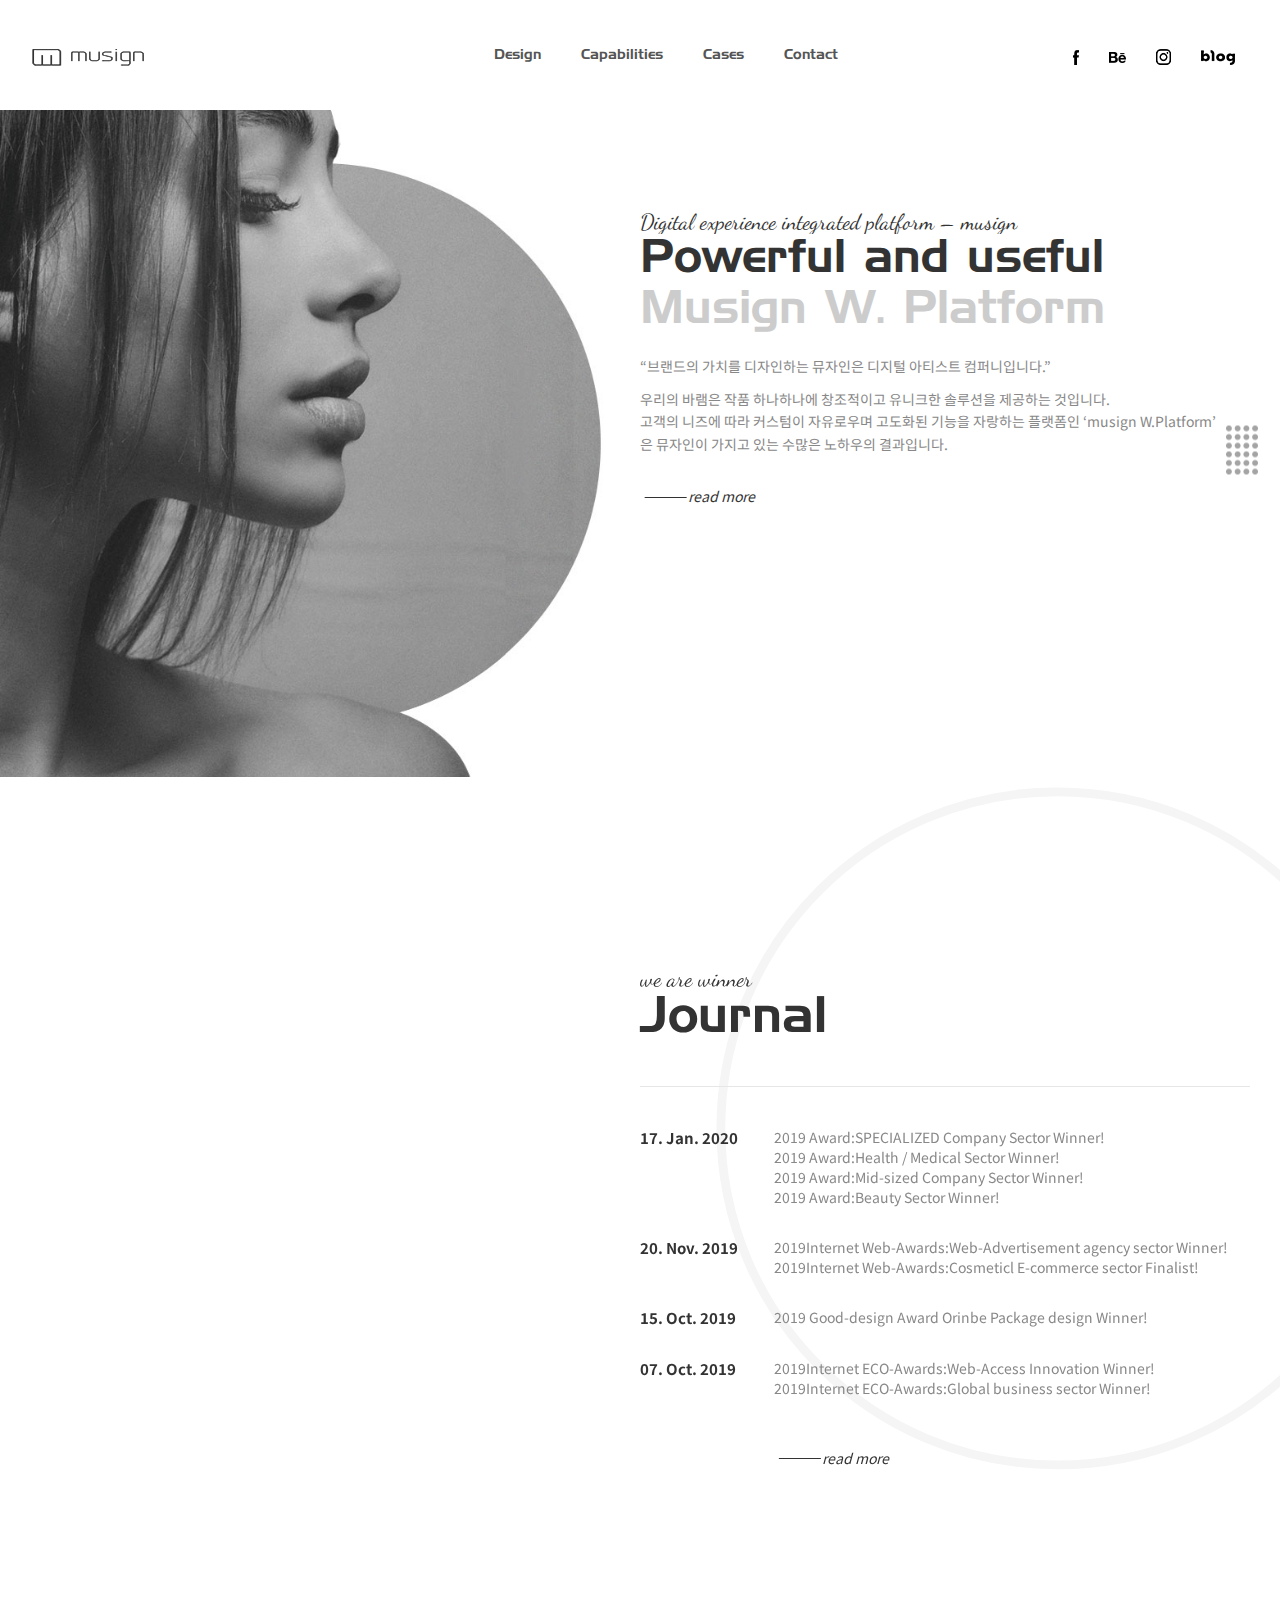
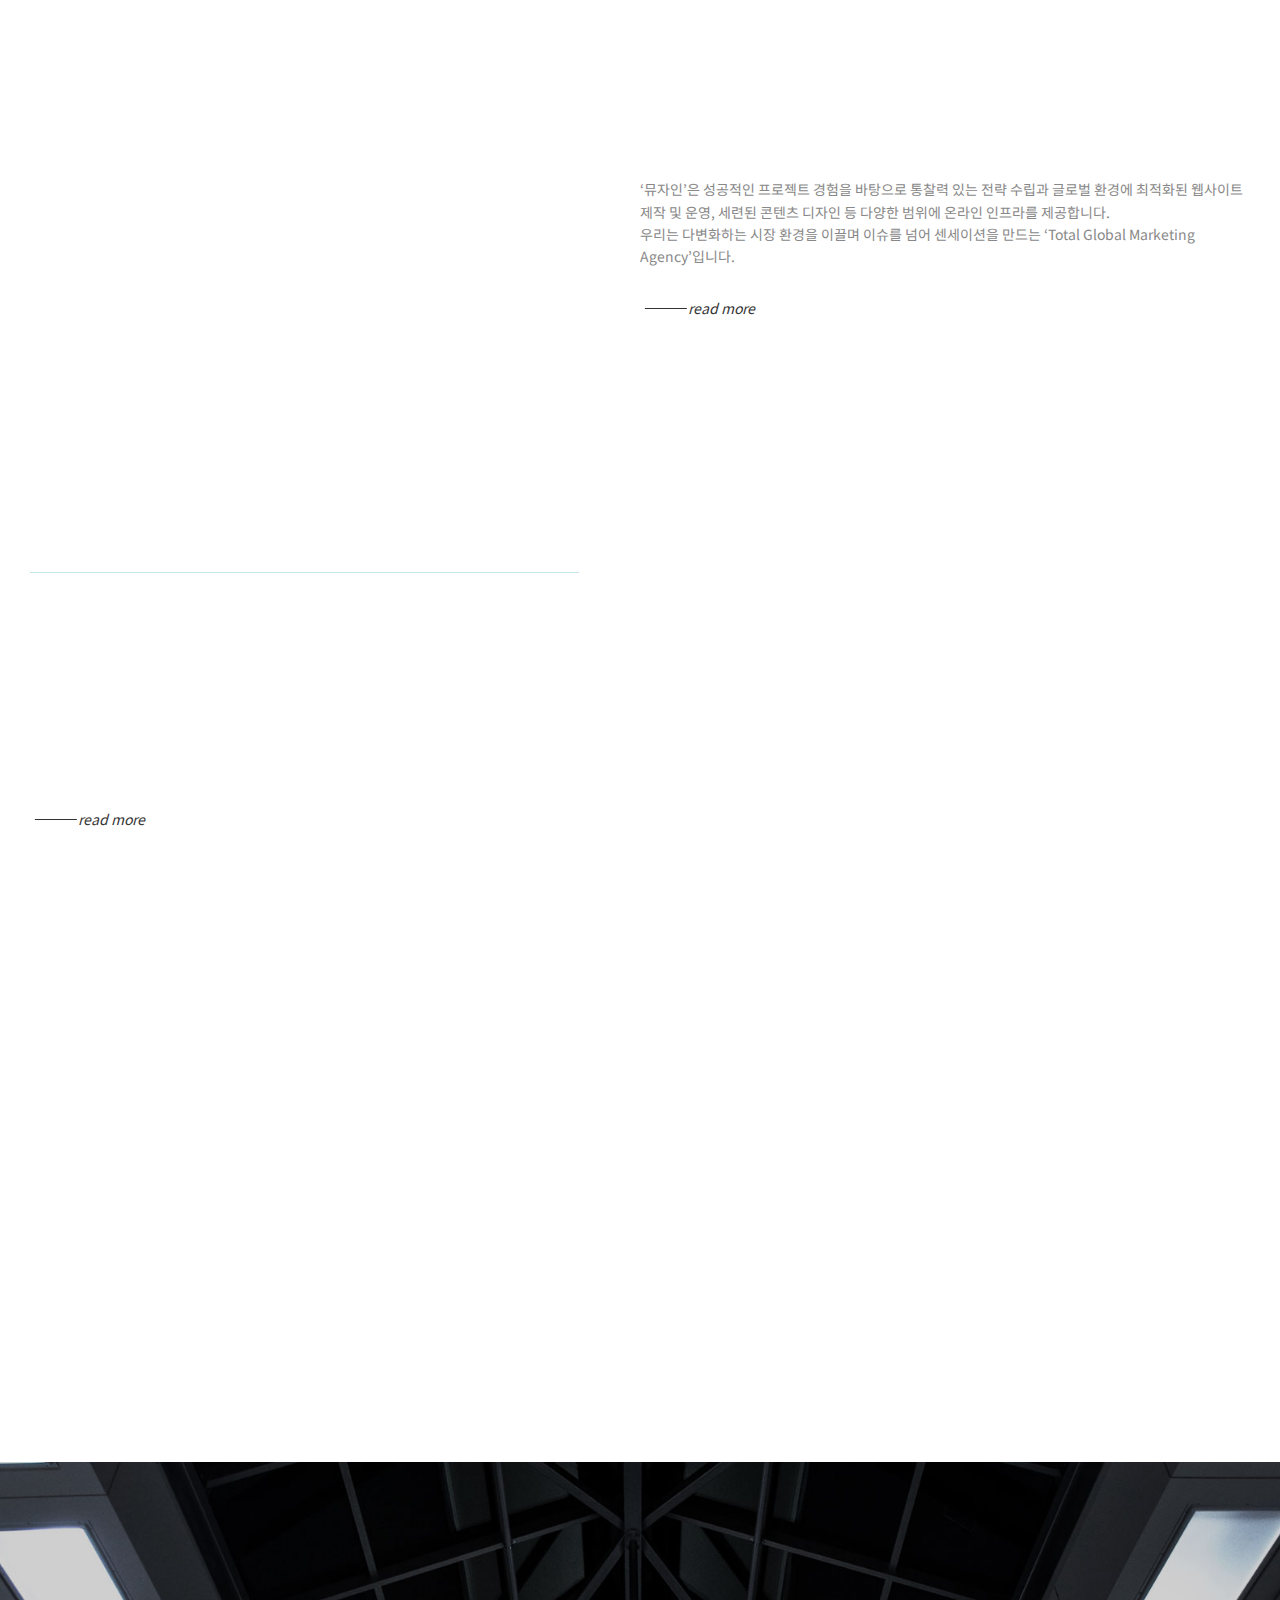
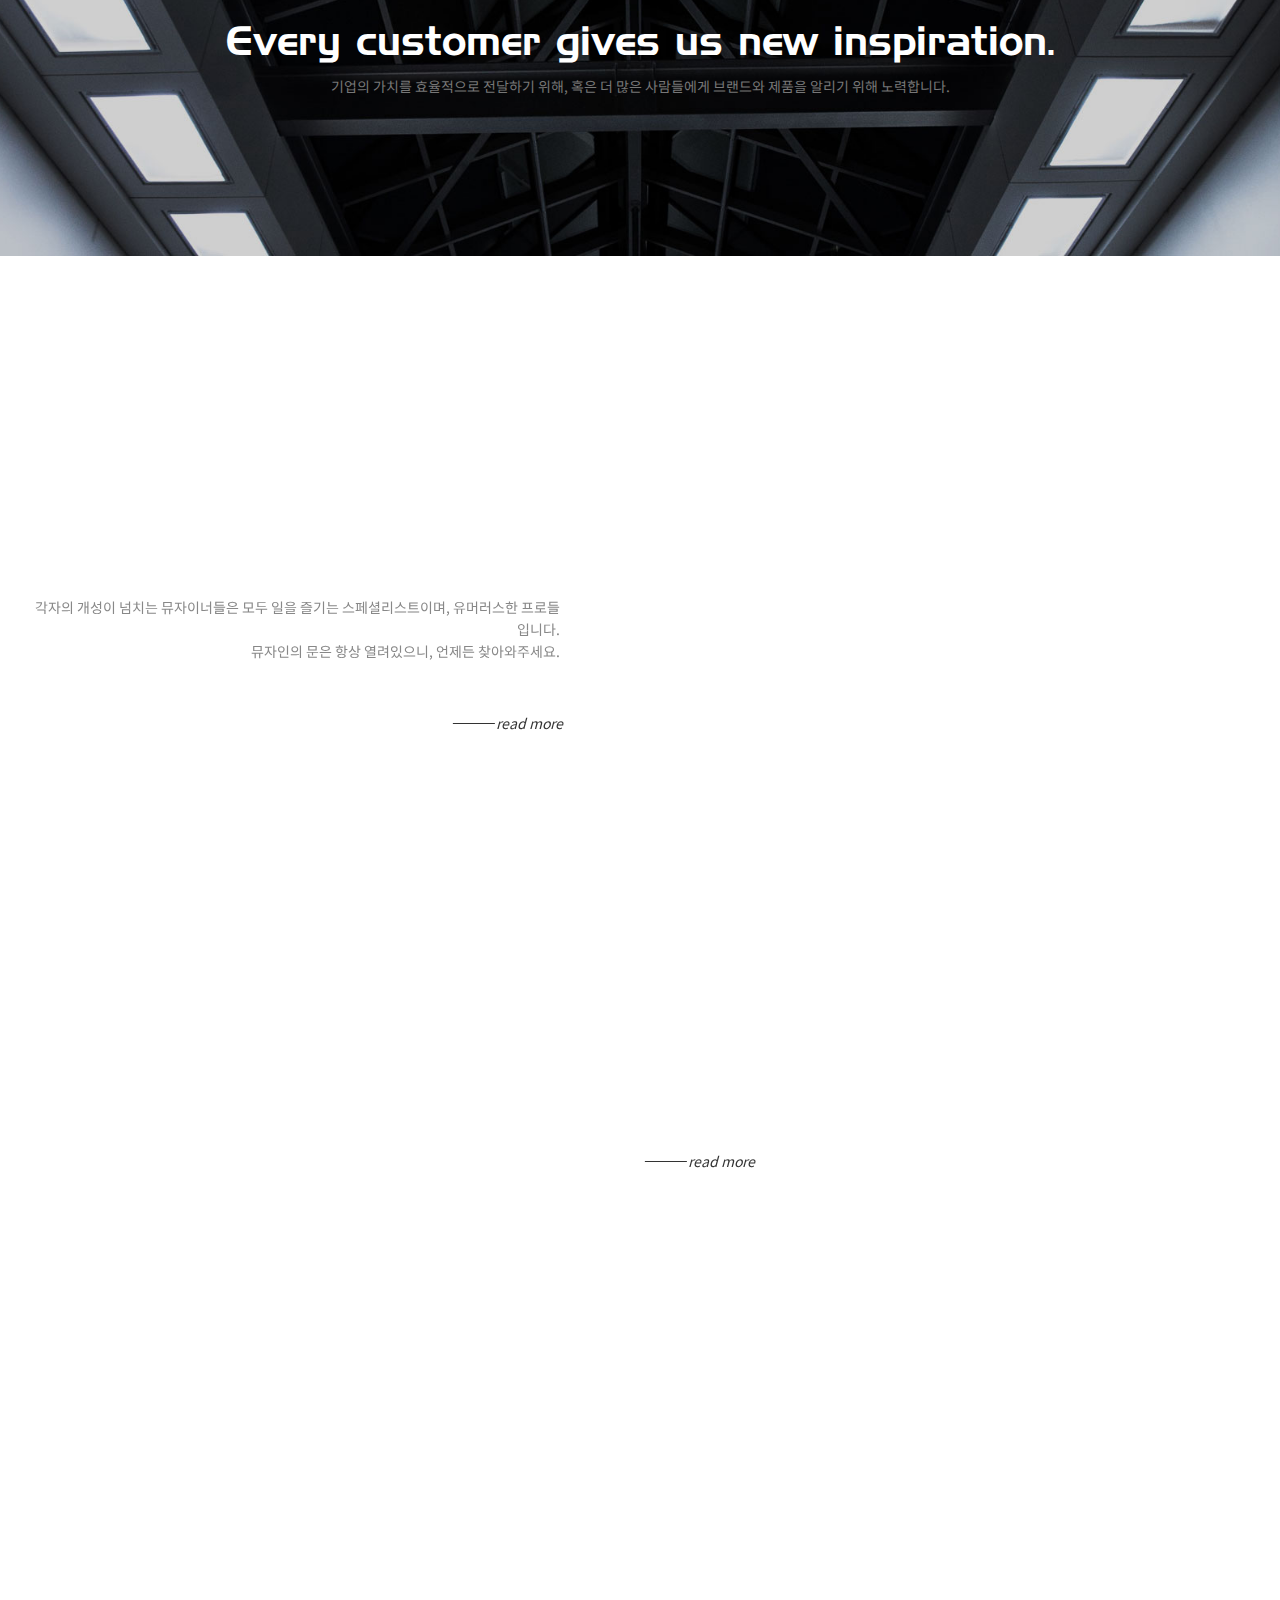
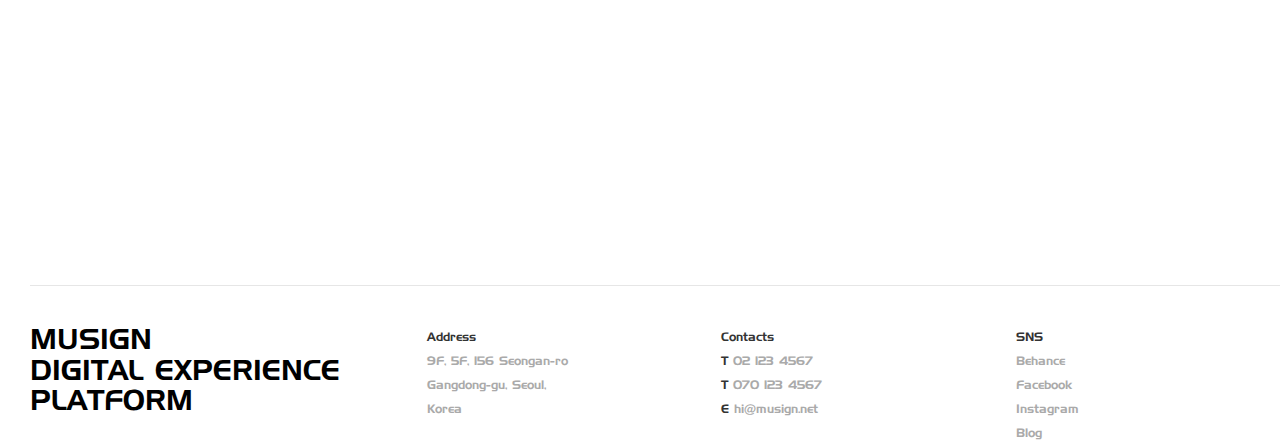
<file: index.html>
<!DOCTYPE html>
<html lang="en">

<head>
  <meta charset="UTF-8">
  <meta http-equiv="X-UA-Compatible" content="IE=edge">
  <meta name="viewport" content="width=device-width, initial-scale=1.0">
  <title>Document</title>
  <link rel="stylesheet" href="css/style.css">
  <link rel="stylesheet" href="css/font/stylesheet.css">
</head>

<body>
  <div class="wrap">

    <div class="menuOpen">
      <button class="open">
        <img src="img/open-icon.png" alt="열기">
      </button>
    </div>
    <!--//menuOpen-->


    <header>
      <div class="innerheader">
        <h1 class="logo">
          <a href="#">
            <img src="img/logo1.png" alt="로고">
          </a>
        </h1>
        <nav class="mainmenu">
          <ul class="gnb en">
            <li><a href="#">Design</a></li>
            <li><a href="#">Capabilities</a></li>
            <li><a href="#">Cases</a></li>
            <li><a href="#">Contact</a></li>
          </ul>
          <ul class="sns">
            <li>
              <a href="#">
                <img src="img/sns-icon01.png" alt="sns">
              </a>
            </li>
            <li>
              <a href="#">
                <img src="img/sns-icon02.png" alt="sns">
              </a>
            </li>
            <li>
              <a href="#">
                <img src="img/sns-icon03.png" alt="sns">
              </a>
            </li>
            <li>
              <a href="#">
                <img src="img/sns-icon04.png" alt="sns">
              </a>
            </li>
          </ul>
        </nav>
      </div>
    </header>
    <section class="visual clearfix">
      <div class="mainImg">
        <p class="img animate" data-animate="motion">
          <img src="img/mainVisual.jpg" alt="mainVisual">
        </p>
      </div>
      <!--//mainImg-->
      <div class="mainTxt">
        <h2 class="tit en animate" data-animate="motion">
          <span class="en_s">
            <b>Digital experience integrated platform – musign</b>
          </span>
          <span>
            <b>Powerful and useful</b>
          </span>
          <span class="gray">
            <b>Musign W. Platform</b>
          </span>
        </h2>
        <div class="txt animate" data-animate="motion">
          <p><b>“브랜드의 가치를 디자인하는 뮤자인은 디지털 아티스트 컴퍼니입니다.”</b></p>
          <p><b>우리의 바램은 작품 하나하나에 창조적이고 유니크한 솔루션을 제공하는 것입니다.<br>
              고객의 니즈에 따라 커스텀이 자유로우며 고도화된 기능을 자랑하는 플랫폼인 ‘musign W.Platform’<br>
              은 뮤자인이 가지고 있는 수많은 노하우의 결과입니다.</b></p>
          <p><b><a href="#" class="moreBtn">read more</a></b></p>
        </div>
      </div>
      <!--//mainTxt-->
    </section>
    <!--//visual-->

    <section class="jurnal">
      <p class="scroll">scroll</p>
      <div class="circleBox animate" data-animate="motion">
        <svg class="svgAni" version="1.1" id="Layer_1" xmlns="http://www.w3.org/2000/svg"
          xmlns:xlink="http://www.w3.org/1999/xlink" x="0px" y="0px" viewBox="0 0 1984.25 1984.25"
          style="enable-background:new 0 0 1984.25 1984.25;" xml:space="preserve">
          <style type="text/css">
            .st0 {
              fill: none;
              stroke: #f5f5f5;
              stroke-width: 25;
              stroke-miterlimit: 10;
            }
          </style>
          <path class="st0"
            d="M990.51,42c526.88,0,954,427.12,954,954s-427.12,954-954,954s-954-427.12-954-954S463.63,42,990.51,42" />
        </svg>
      </div>
      <!--//circleBox-->
      <div class="inner">
        <div class="box">
          <p class="img animate" data-animate="motion">
            <img src="img/img_01.jpg" alt="이미지">
          </p>
        </div>
        <!--//box-->
        <div class="box">
          <h2 class="tit en">
            <span class="en_s">we are winner</span>
            <span><b>Journal</b></span>
          </h2>
          <ul>
            <li>
              <h3>17. Jan. 2020</h3>
              <p>
                2019 Award:SPECIALIZED Company Sector Winner!<br>
                2019 Award:Health / Medical Sector Winner!<br>
                2019 Award:Mid-sized Company Sector Winner!<br>
                2019 Award:Beauty Sector Winner!
              </p>
            </li>
            <li>
              <h3>20. Nov. 2019</h3>
              <p>
                2019Internet Web-Awards:Web-Advertisement agency sector Winner!<br>
                2019Internet Web-Awards:Cosmeticl E-commerce sector Finalist!
              </p>
            </li>
            <li>
              <h3>15. Oct. 2019</h3>
              <p>
                2019 Good-design Award Orinbe Package design Winner!
              </p>
            </li>
            <li>
              <h3>07. Oct. 2019</h3>
              <p>
                2019Internet ECO-Awards:Web-Access Innovation Winner!<br>
                2019Internet ECO-Awards:Global business sector Winner!
              </p>
            </li>
          </ul>
          <p><a href="#" class="moreBtn">read more</a></p>
        </div>
        <!--//box-->
      </div>
      <!--//inner-->
    </section>
    <!--//jurnal-->

    <section class="service">
      <div class="inner">
        <div class="box">
          <h2 class="tit en animate" data-animate="motion">
            <span class="en_s">
              <b>Connected service</b>
            </span>
            <span><b>Capabilities</b></span>
          </h2>
        </div>
        <!--//box-->
        <div class="box">
          <div class="txt">
            <p> ‘뮤자인’은 성공적인 프로젝트 경험을 바탕으로 통찰력 있는 전략 수립과 글로벌 환경에 최적화된 웹사이트 제작 및 운영, 세련된 콘텐츠 디자인 등 다양한 범위에 온라인 인프라를
              제공합니다.<br>
              우리는 다변화하는 시장 환경을 이끌며 이슈를 넘어 센세이션을 만드는 ‘Total Global Marketing Agency’입니다.</p>
            <a href="#" class="moreBtn">read more</a>
          </div>
          <!--//txt-->
          <p class="img animate" data-animate="motion">
            <img src="img/img_02.jpg" alt="이미지">
          </p>
        </div>
        <!--//box-->
        <div class="box design">
          <h2 class="tit en animate" data-animate="motion">
            <span><b>BRAND, CUSTOMERS</b></span>
            <span><b>EXPERIENCE</b></span>
            <span><b>DESIGN</b></span>
          </h2>
          <a href="#" class="moreBtn">read more</a>
          <p class="img animate" data-animate="motion">
            <img src="img/img_03.jpg" alt="3">
          </p>
        </div>
        <!--//box-->
      </div>
    </section>
    <!--//service-->

    <section class="customer">
      <h2 class="tit en">
        <span>Every customer gives us new inspiration.</span>
      </h2>
      <div class="txt">
        기업의 가치를 효율적으로 전달하기 위해, 혹은 더 많은 사람들에게 브랜드와 제품을 알리기 위해 노력합니다.
      </div>
    </section>
    <!--//customer-->

    <section class="team">
      <div class="circleBox animate" data-animate="motion">
        <svg class="svgAni" version="1.1" id="Layer_1" xmlns="http://www.w3.org/2000/svg"
          xmlns:xlink="http://www.w3.org/1999/xlink" x="0px" y="0px" viewBox="0 0 1984.25 1984.25"
          style="enable-background:new 0 0 1984.25 1984.25;" xml:space="preserve">
          <style type="text/css">
            .st0 {
              fill: none;
              stroke: #f5f5f5;
              stroke-width: 25;
              stroke-miterlimit: 10;
            }
          </style>
          <path class="st0"
            d="M990.51,42c526.88,0,954,427.12,954,954s-427.12,954-954,954s-954-427.12-954-954S463.63,42,990.51,42" />
        </svg>
      </div>
      <!--//circleBox-->
      <div class="inner">
        <div class="box left">
          <h2 class="tit en animate" data-animate="motion">
            <span class="en_s">
              <b>are you a digital expert?</b>
            </span>
            <span>
              <b>Join our team</b>
            </span>
          </h2>
          <div class="txt">
            <p> 각자의 개성이 넘치는 뮤자이너들은 모두 일을 즐기는 스페셜리스트이며, 유머러스한 프로들입니다.<br>
              뮤자인의 문은 항상 열려있으니, 언제든 찾아와주세요.</p>
          </div>
          <!--//txt-->
          <a href="#" class="moreBtn">read more</a>
          <p class="img animate" data-animate="motion">
            <img src="img/img_05.jpg" alt="이미지">
          </p>
        </div>
        <!--//box-->
        <div class="box">
          <p class="img animate" data-animate="motion">
            <img src="img/img_06.jpg" alt="이미지">
          </p>
          <h2 class="tit en animate" data-animate="motion">
            <span class="en_s">
              <b>say hello</b>
            </span>
            <span>
              <b>Inquiry now</b>
            </span>
          </h2>
          <div class="txt animate" data-animate="motion">
            <p>각 분야의 전문가들과 함께하세요! 브랜드의 영향력은 곧 비즈니스의 경쟁력입니다.<br>
              Our doors are always open, so come anytime. </p>
          </div>
          <a href="#" class="moreBtn">read more</a>
        </div>
      </div>
      <!--//inner-->
    </section>
    <!--//team-->

    <footer>
      <div class="top">
        <h2 class="tit en animate" data-animate="motion">
          <span><b>musigned by musign</b></span>
        </h2>
      </div>
      <!--//top-->
      <div class="bottom en">
        <ul>
          <li>MUSIGN <br>
            DIGITAL EXPERIENCE<br>
            PLATFORM</li>
          <li><b>Address</b><br>
            9F, 5F, 156 Seongan-ro<br>
            Gangdong-gu, Seoul,<br>
            Korea
          </li>
          <li>
            <b>Contacts</b><br>
            <b>T</b> 02 123 4567<br>
            <b>T</b> 070 123 4567<br>
            <b>E</b> hi@musign.net
          </li>
          <li>
            <b>SNS</b><br>
            Behance<br>
            Facebook<br>
            Instagram<br>
            Blog
          </li>
        </ul>
      </div>
      <!--//bottom-->
    </footer>
  </div>











  <script src="https://code.jquery.com/jquery-1.12.4.min.js"></script>
  <!--순서1-->
  <script src="js/jquery.scrolla.min.js"></script>
  <!--순서2-->

  <script>
    $('.animate').scrolla({
      // default
      mobile: false, // disable animation on mobiles
      once: false, // only once animation play on scroll
      animateCssVersion: 4 // used animate.css version (3 or 4)
    });
  </script>
  <!--순서3-->
</body>

</html>
</file>
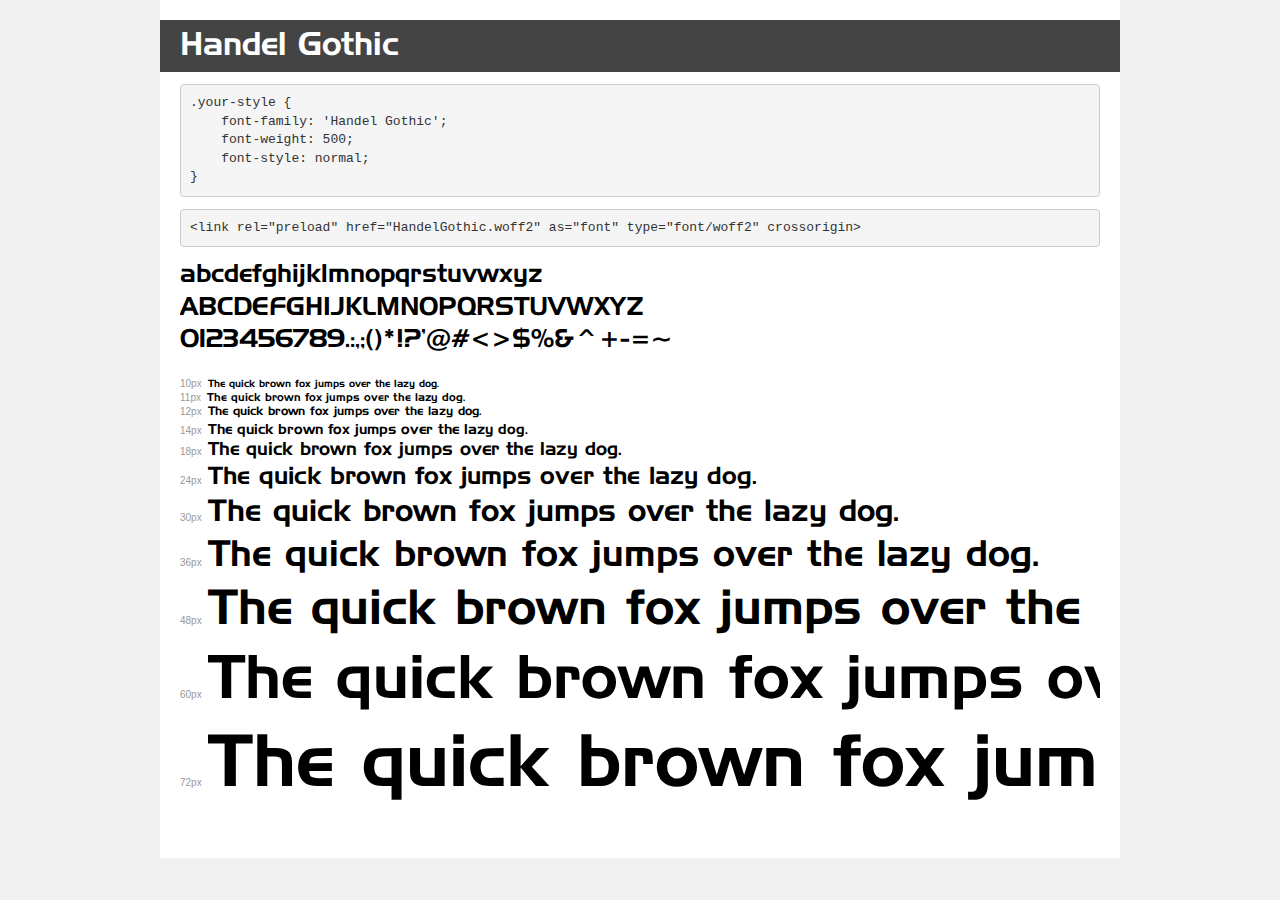
<file: css/font/demo.html>
<!DOCTYPE html>
<html lang="en">
<head>
    <meta charset="utf-8">
    <meta http-equiv="X-UA-Compatible" content="IE=edge">
    <meta name="viewport" content="width=device-width, initial-scale=1">
    <meta name="robots" content="noindex, noarchive">
    <meta name="format-detection" content="telephone=no">
    <title>Transfonter demo</title>
    <link href="stylesheet.css" rel="stylesheet">
    <style>
        /*
        http://meyerweb.com/eric/tools/css/reset/
        v2.0 | 20110126
        License: none (public domain)
        */
        html, body, div, span, applet, object, iframe,
        h1, h2, h3, h4, h5, h6, p, blockquote, pre,
        a, abbr, acronym, address, big, cite, code,
        del, dfn, em, img, ins, kbd, q, s, samp,
        small, strike, strong, sub, sup, tt, var,
        b, u, i, center,
        dl, dt, dd, ol, ul, li,
        fieldset, form, label, legend,
        table, caption, tbody, tfoot, thead, tr, th, td,
        article, aside, canvas, details, embed,
        figure, figcaption, footer, header, hgroup,
        menu, nav, output, ruby, section, summary,
        time, mark, audio, video {
            margin: 0;
            padding: 0;
            border: 0;
            font-size: 100%;
            font: inherit;
            vertical-align: baseline;
        }
        /* HTML5 display-role reset for older browsers */
        article, aside, details, figcaption, figure,
        footer, header, hgroup, menu, nav, section {
            display: block;
        }
        body {
            line-height: 1;
        }
        ol, ul {
            list-style: none;
        }
        blockquote, q {
            quotes: none;
        }
        blockquote:before, blockquote:after,
        q:before, q:after {
            content: '';
            content: none;
        }
        table {
            border-collapse: collapse;
            border-spacing: 0;
        }
        /* demo styles */
        body {
            background: #f0f0f0;
            color: #000;
        }
        .page {
            background: #fff;
            width: 920px;
            margin: 0 auto;
            padding: 20px 20px 0 20px;
            overflow: hidden;
        }
        .font-container {
            overflow-x: auto;
            overflow-y: hidden;
            margin-bottom: 40px;
            line-height: 1.3;
            white-space: nowrap;
            padding-bottom: 5px;
        }
        h1 {
            position: relative;
            background: #444;
            font-size: 32px;
            color: #fff;
            padding: 10px 20px;
            margin: 0 -20px 12px -20px;
        }
        .letters {
            font-size: 25px;
            margin-bottom: 20px;
        }
        .s10:before {
            content: '10px';
        }
        .s11:before {
            content: '11px';
        }
        .s12:before {
            content: '12px';
        }
        .s14:before {
            content: '14px';
        }
        .s18:before {
            content: '18px';
        }
        .s24:before {
            content: '24px';
        }
        .s30:before {
            content: '30px';
        }
        .s36:before {
            content: '36px';
        }
        .s48:before {
            content: '48px';
        }
        .s60:before {
            content: '60px';
        }
        .s72:before {
            content: '72px';
        }
        .s10:before, .s11:before, .s12:before, .s14:before,
        .s18:before, .s24:before, .s30:before, .s36:before,
        .s48:before, .s60:before, .s72:before {
            font-family: Arial, sans-serif;
            font-size: 10px;
            font-weight: normal;
            font-style: normal;
            color: #999;
            padding-right: 6px;
        }
        pre {
            display: block;
            padding: 9px;
            margin: 0 0 12px;
            font-family: Monaco, Menlo, Consolas, "Courier New", monospace;
            font-size: 13px;
            line-height: 1.428571429;
            color: #333;
            font-weight: normal;
            font-style: normal;
            background-color: #f5f5f5;
            border: 1px solid #ccc;
            overflow-x: auto;
            border-radius: 4px;
        }
        /* responsive */
        @media (max-width: 959px) {
            .page {
                width: auto;
                margin: 0;
            }
        }
    </style>
</head>
<body>
<div class="page">
    <div class="demo">
        <h1 style="font-family: 'Handel Gothic'; font-weight: 500; font-style: normal;">Handel Gothic</h1>
        <pre title="Usage">.your-style {
    font-family: 'Handel Gothic';
    font-weight: 500;
    font-style: normal;
}</pre>
        <pre title="Preload (optional)">
&lt;link rel=&quot;preload&quot; href=&quot;HandelGothic.woff2&quot; as=&quot;font&quot; type=&quot;font/woff2&quot; crossorigin&gt;</pre>
        <div class="font-container" style="font-family: 'Handel Gothic'; font-weight: 500; font-style: normal;">
            <p class="letters">
                abcdefghijklmnopqrstuvwxyz<br>
ABCDEFGHIJKLMNOPQRSTUVWXYZ<br>
                0123456789.:,;()*!?'@#&lt;&gt;$%&^+-=~
            </p>
            <p class="s10" style="font-size: 10px;">The quick brown fox jumps over the lazy dog.</p>
            <p class="s11" style="font-size: 11px;">The quick brown fox jumps over the lazy dog.</p>
            <p class="s12" style="font-size: 12px;">The quick brown fox jumps over the lazy dog.</p>
            <p class="s14" style="font-size: 14px;">The quick brown fox jumps over the lazy dog.</p>
            <p class="s18" style="font-size: 18px;">The quick brown fox jumps over the lazy dog.</p>
            <p class="s24" style="font-size: 24px;">The quick brown fox jumps over the lazy dog.</p>
            <p class="s30" style="font-size: 30px;">The quick brown fox jumps over the lazy dog.</p>
            <p class="s36" style="font-size: 36px;">The quick brown fox jumps over the lazy dog.</p>
            <p class="s48" style="font-size: 48px;">The quick brown fox jumps over the lazy dog.</p>
            <p class="s60" style="font-size: 60px;">The quick brown fox jumps over the lazy dog.</p>
            <p class="s72" style="font-size: 72px;">The quick brown fox jumps over the lazy dog.</p>
        </div>
    </div>

</div>
</body>
</html>
</file>
<file: css/font/stylesheet.css>
@font-face {
    font-family: 'Handel Gothic';
    src: url('HandelGothic.eot');
    src: url('HandelGothic.eot?#iefix') format('embedded-opentype'),
        url('HandelGothic.woff2') format('woff2'),
        url('HandelGothic.woff') format('woff'),
        url('HandelGothic.ttf') format('truetype'),
        url('HandelGothic.svg#HandelGothic') format('svg');
    font-weight: 500;
    font-style: normal;
    font-display: swap;
}
</file>
<file: css/style.css>
@charset "UTF-8";
@import url(reset.css);

@import url('https://fonts.googleapis.com/css2?family=Dancing+Script:wght@400;500;600;700&family=Noto+Sans+KR:wght@300;400;500;700&display=swap');

/* 
font-family: 'Dancing Script', cursive;
font-family: 'Noto Sans KR', sans-serif;
font-family: 'Handel Gothic';
 */

/*latout*/
body {
  font-family: 'Noto Sans KR', sans-serif;
  font-size: 14px;
  color: #333;
}

.en {
  font-family: 'Handel Gothic';
}

.en_s {
  font-family: 'Dancing Script', cursive;
}

.clearfix::after {
  content: "";
  display: block;
  clear: both;
}

/* menuOpen */
.menuOpen {
  position: fixed;
  right: 0;
  top: 50%;
  transform: translateY(-50%);
  padding: 30px 22px;
}

.menuOpen .open {
  background: none;
  border: none;
  /* border: 0; */
}

.menuOpen .open::before {
  content: "";
  position: absolute;
  right: -100px;
  top: 0;
  width: 100%;
  height: 100%;
  background: #f5f5f5;
  z-index: -1;
  transition: 0.3s;
}

.menuOpen .open:hover::before {
  right: 0;
  cursor: pointer;
}

/* header */
header {}

.innerheader {
  max-width: 1720px;
  margin: 0 auto;
  height: 110px;
  line-height: 110px;
}

.innerheader .logo {
  float: left;
}

.innerheader .logo a {
  display: block;
  width: 100%;
  height: 100%;
}

.innerheader .logo a img {}

.innerheader .mainmenu {
  float: right;
}

.innerheader .mainmenu .gnb {
  float: left;
}

.innerheader .mainmenu .gnb li {
  float: left;
  margin: 0 20px;
}

.innerheader .mainmenu .gnb li a {
  display: block;
  color: #555;
}

.innerheader .mainmenu .sns {
  float: left;
  margin-left: 300px;
}

.innerheader .mainmenu .sns li {
  float: left;
  margin: 0 20px;
}

.innerheader .mainmenu .sns li a {
  display: block;
  padding: 0 10px;
}

.innerheader .mainmenu .sns li a img {}

/* visual */
.visual {
  max-width: 1720px;
  margin: 0 auto;
}

.visual .mainImg {
  float: left;
  width: 50%;
}

.visual .mainImg img {
  width: 90%;
}

.visual .mainTxt {
  float: left;
  width: 50%;
  margin-top: 180px;
}

.visual .mainTxt .tit {
  font-size: 72px;
}

.visual .mainTxt .tit {}

.visual .mainTxt .tit span.gray {
  color: #ccc;
}

.visual .mainTxt .txt {
  padding: 50px 0 0 70px;
}

/* jurnal */
section.jurnal {
  position: relative;
  padding: 190px 0 120px;
}

section.jurnal .scroll {
  position: absolute;
  left: 50%;
  top: 0;
  transform: translateX(-50%);
  font-size: 10px;
  /* font-size가 10보다 작아질순 없다. 0은가능 */
  letter-spacing: 5px;
  text-transform: uppercase;
  writing-mode: vertical-rl;
  padding-top: 90px;
}

section.jurnal .scroll::before {
  content: "";
  position: absolute;
  height: 75px;
  width: 1px;
  background-color: #333;
  top: 0;
  left: 6px;
}

section.jurnal .box .img {
  padding-top: 100px;
}

section.jurnal .box ul {
  border-top: 1px solid #e6e6e6;
  padding-top: 40px;
  margin-top: 40px;
}

section.jurnal .box ul li {
  overflow: hidden;
  margin-bottom: 30px;
}

section.jurnal .box ul li h3 {
  float: left;
  width: 22%;
  font-size: 15px;
}

section.jurnal .box ul li p {
  float: left;
  width: 78%;
  color: #888;
}

section.jurnal .moreBtn {
  margin-left: 22%;
}

/* service */
section.service {
  padding: 190px 0;
}

section.service .box {}

section.service .box .img {
  margin-top: 60px;
}

section.service .box.design {
  /* padding, margin의 %(백분율)의 기준은 상하좌우 모두 내 부모의 넓이
  height:30% --> %의 기준은 부모의 높이 */
  margin-top: -40%;
  width: 45%;
  border-top: 1px solid #c4e5ea;
  padding-top: 60px;
}

section.service .box.design .tit {
  font-size: 30px;
  line-height: 1.4;
  margin-bottom: 30px;
}

/*customer*/
section.customer {
  background: url(../img/img_04.jpg) no-repeat center;
  background-size: cover;
  text-align: center;
  padding: 160px 0;
}

section.customer .tit {
  color: #fff;
  font-size: 40px;
  margin-bottom: 10px;
}

section.customer .txt {
  color: #777;
}

/*team*/
section.team{
  position: relative;
  padding: 190px 0;
}
section.team .box.left{
  text-align: right;
  padding-right: 80px;
  box-sizing: border-box;
}
section.team .box .tit{margin-top: 40px;}
section.team .box .txt{margin: 30px 0;}
section.team .box .img{margin-top: 100px;}

/* footer */
footer{ 
  width: 1320px; 
  margin: 0 auto;
}
footer .top{
  overflow: hidden;
}
footer .top .tit{
  color: #e6e6e6;
  font-size: 32px;
  text-align: center;
  margin-bottom: 40px;
}


footer .bottom{
  border-top: 1px solid #e6e6e6;
  padding: 40px 0 100px;
}
footer .bottom ul{}
footer .bottom ul li{
  float: left;
  width: 23%;
  color: #aaa; font-size: 12px;
  line-height: 2;
}
footer .bottom ul li:first-child {
  width: 31%;
  font-size: 28px;
  color: #000;
  line-height: 1.1;
  /* line-height의 기본값 1~1.3 */
}
footer .bottom ul li b{
  color: #333;
  font-weight: normal;
}




/* inner - 넓이에 대한 가이드 */
section .inner {
  width: 1320px;
  margin: 0 auto;
  overflow: hidden;
}

section .inner .box {
  float: left;
  width: 50%;
}


/* 타이틀, 텍스트 */

.tit {
  font-size: 50px;
  line-height: 1.1;
  font-weight: normal;
}

.tit span {
  display: block;
}

.tit span b {
  font-weight: normal;
}

.tit .en_s {
  font-size: 22px;
  font-weight: normal;
}

.txt p {
  color: #888;
  line-height: 1.6;
  margin-bottom: 10px;
}

.txt p b {
  font-weight: normal;
}

.moreBtn {
  position: relative;
  display: inline-block;
  color: #333;
  margin-top: 20px;
  padding-left: 45px;
  transform: skewX(-15deg) translateX(5px);
  /*degree(각도)*/
  transition: 0.3s;
}

.moreBtn:hover {
  transform: skewX(0deg) translateX(0px);
  font-weight: bold;
}

.moreBtn::before {
  content: "";
  width: 42px;
  height: 1px;
  background-color: #333;
  position: absolute;
  left: 0;
  top: 52%;
}

/* end 타이틀, 텍스트 */

/* 이미지애니메이션 */
.img.animate__motion {
  position: relative;
  animation: imgAni 1s;
}

@keyframes imgAni {
  0% {
    transform: translateY(50px);
  }

  100% {
    transform: translateY(0px);
  }
}

.img.animate__motion::after {
  content: "";
  position: absolute;
  left: 0;
  top: 0;
  height: 0%;
  width: 100%;
  background-color: #fff;
  animation: mask 1.2s;
}

@keyframes mask {
  0% {
    height: 90%;
  }

  100% {
    height: 0;
  }
}

/* end 이미지애니메이션 */

/* 텍스트 애니메이션 */
.tit.animate__motion {}

.tit.animate__motion span {
  overflow: hidden;
}

.tit.animate__motion span b {
  display: block;
  animation: textAni 1.3s;
}

.txt.animate__motion p {
  overflow: hidden;
}

.txt.animate__motion p b {
  display: block;
  animation: textAni 2s;
}

@keyframes textAni {
  0% {
    opacity: 0;
  }

  30% {
    opacity: 0;
    transform: translateY(40px) skewY(8deg);
    transform-origin: left top;
  }
}

/*  end 텍스트 애니메이션 */

/* svg */
.circleBox {}

.circleBox .svgAni {}

.circleBox .svgAni path {
  stroke-dasharray: 5995px;
  stroke-dashoffset: 0;

}

.circleBox.animate__motion .svgAni path {
  animation: dash 1.5s;
}

section.jurnal .circleBox {
  position: absolute;
  width: 700px;
  right: 13%;
  top: 100px;
  z-index: -1;
}

section.team .circleBox{
  width: 700px;
  position: absolute;
  left: 20%;
  top: -50px;
  z-index: -1;
}


@keyframes dash {
  0% {
    stroke-dashoffset: 5995px;
  }

  100% {
    stroke-dashoffset: 0;
  }
}

/* 미디어쿼리 -- 반응형 */
@media (max-width:1720px) {
  .innerheader {
    max-width: 100%;
    padding: 0 30px;
    box-sizing: border-box;
  }

  .innerheader .mainmenu .sns {
    margin-left: 200px;
  }

  .visual .mainTxt {
    margin-top: 150px;
  }

  .visual .mainTxt .tit {
    font-size: 62px;
  }
}

@media (max-width:1400px) {
  .innerheader .mainmenu .sns li {
    margin: 0 5px;
  }

  .visual .mainTxt {
    margin-top: 100px;
  }

  .visual .mainTxt .tit {
    font-size: 46px;
  }

  .visual .mainTxt .txt {
    padding: 20px 0px 0px 0px;
  }

  .img.img img {
    width: 100%;
  }

  /* .img img 
    width: 100% !important; */

  section .inner {
    width: 100%;
    padding: 0 30px;
    box-sizing: border-box;
  }

  section.jurnal {
    overflow: hidden;
  }

  section.jurnal .scroll {
    display: none;
  }

  section.jurnal .circleBox {
    right: -10%;
    top: 0;
  }

  section.jurnal .box img {
    width: 90%;
  }
  footer {
    width: 100%;
    padding: 0 30px;
  }
}

@media (max-width:1024px) {
  .innerheader {
    height: 80px;
    line-height: 80px;
  }

  .innerheader .mainmenu {
    display: none;
  }

  .menuOpen {
    position: absolute;
    top: 0;
    transform: none;
    padding: 10px 20px;
  }

  .menuOpen .open::before {
    display: none;
  }

  .visual .mainImg {
    float: none;
    width: 100%;
  }

  .visual .mainTxt {
    float: none;
    width: 100%;
    margin-top: 50px;
  }

  section .inner .box {
    float: none;
    width: 100%;
  }

  section.jurnal {
    padding: 80px 0;
  }

  section.jurnal .circleBox {
    top: 200px;
  }

  section.jurnal .box .img {
    padding-top: 0;
    width: 80%;
    margin: 0 auto 50px;
  }

  section.service {
    padding: 80px;
  }

  section.service .txt {
    margin-top: 20px;
  }

  section.service .box .img {
    margin-top: 50px;
    width: 70%;
  }

  section.service .box.design {
    margin-top: 50px;
    width: 100%;
  }

  section.service .box.design .img {
    width: 70%;
  }

  section.service .box.design .tit {
    font-size: 35px;
  }

  section.customer {
    padding: 120px 0;
  }

  section.customer .tit {
    font-size: 35px;
  }
  section.team {
    padding: 80px 0;
    overflow: hidden;
  }
  section.team .circleBox {
    left: 15%;
  }
  section.team .box .img{
    margin-top: 70px;
    width: 70%;
    float: right;
  }
  section.team .box .tit{
    clear: both;
  }
  section.team .box:last-child .img{
    width: 100%;
    margin: 50px 0;
  }
  section.team .box.left .moreBtn{
    float: right;
    margin-right: 5px;
  }
  footer .bottom ul li:first-child{
    width: 100%;
    margin-bottom: 30px;
  }
  footer .bottom ul li{width: 33.3333%;}

}

@media (max-width:767px) {
  body {
    font-size: 13px;
  }

  .innerheader {
    height: 60px;
    line-height: 60px;
  }

  .menuOpen .open img {
    height: 38px;
  }

  .visual {
    padding: 0 20px;
  }

  .tit.tit.tit {
    font-size: 30px;
  }

  section .inner {
    padding: 0 20px;
  }

  section.jurnal {
    padding: 50px 0;
  }

  section.jurnal .circleBox {
    top: 10%;
    right: -4%;
  }

  section.jurnal .box .img {
    width: 100%;
    margin-bottom: 30px;
  }

  section.jurnal .box img {
    width: 100%;
  }

  section.jurnal .box ul {
    margin-top: 30px;
  }

  section.jurnal .box ul li {
    margin-bottom: 20px;
  }

  section.jurnal .box ul li h3 {
    width: 100%;
  }

  section.jurnal .box ul li p {
    width: 100%;
    font-size: 12px;
  }

  section.jurnal .moreBtn {
    margin-left: 0;
  }

  section.service {
    padding: 50px 0;
  }

  section.service .box .img {
    margin-top: 30px;
    width: 100%;
  }

  section.service .box.design .img {
    width: 100%;
  }

  section.service .box.design .tit {
    font-size: 25px;
    margin-bottom: 10px;
  }

  section.customer {
    padding: 80px 20px;
  }

  section.customer .tit.tit{
    font-size: 25px;
  }
  section.team{padding: 50px 0;}
  section.team .circleBox{
    left: 4%;
  }
  section.team .box .txt{
    margin: 30px 0 10px;
  }
  section.team .box .img {
    margin-top: 50px;
  }
  section.team .box:last-child .img{
    margin-top: 30px;
  }
  footer .top .tit{margin-bottom: 30px;}
  footer .bottom ul li:first-child{
    font-size: 20px;}
  footer .bottom ul li{
    width: 100%; margin-bottom: 12px;}

}

@media (max-width:320px) {
  .tit .en_s {
    font-size: 16px;
  }

  .tit.tit.tit {
    font-size: 27px;
  }

  section.jurnal .box ul li h3 {
    font-size: 14px;
  }

  section.team .box.left{
    padding-right: 0;
  }
  .moreBtn{font-size: 11px;}
}
</file>
